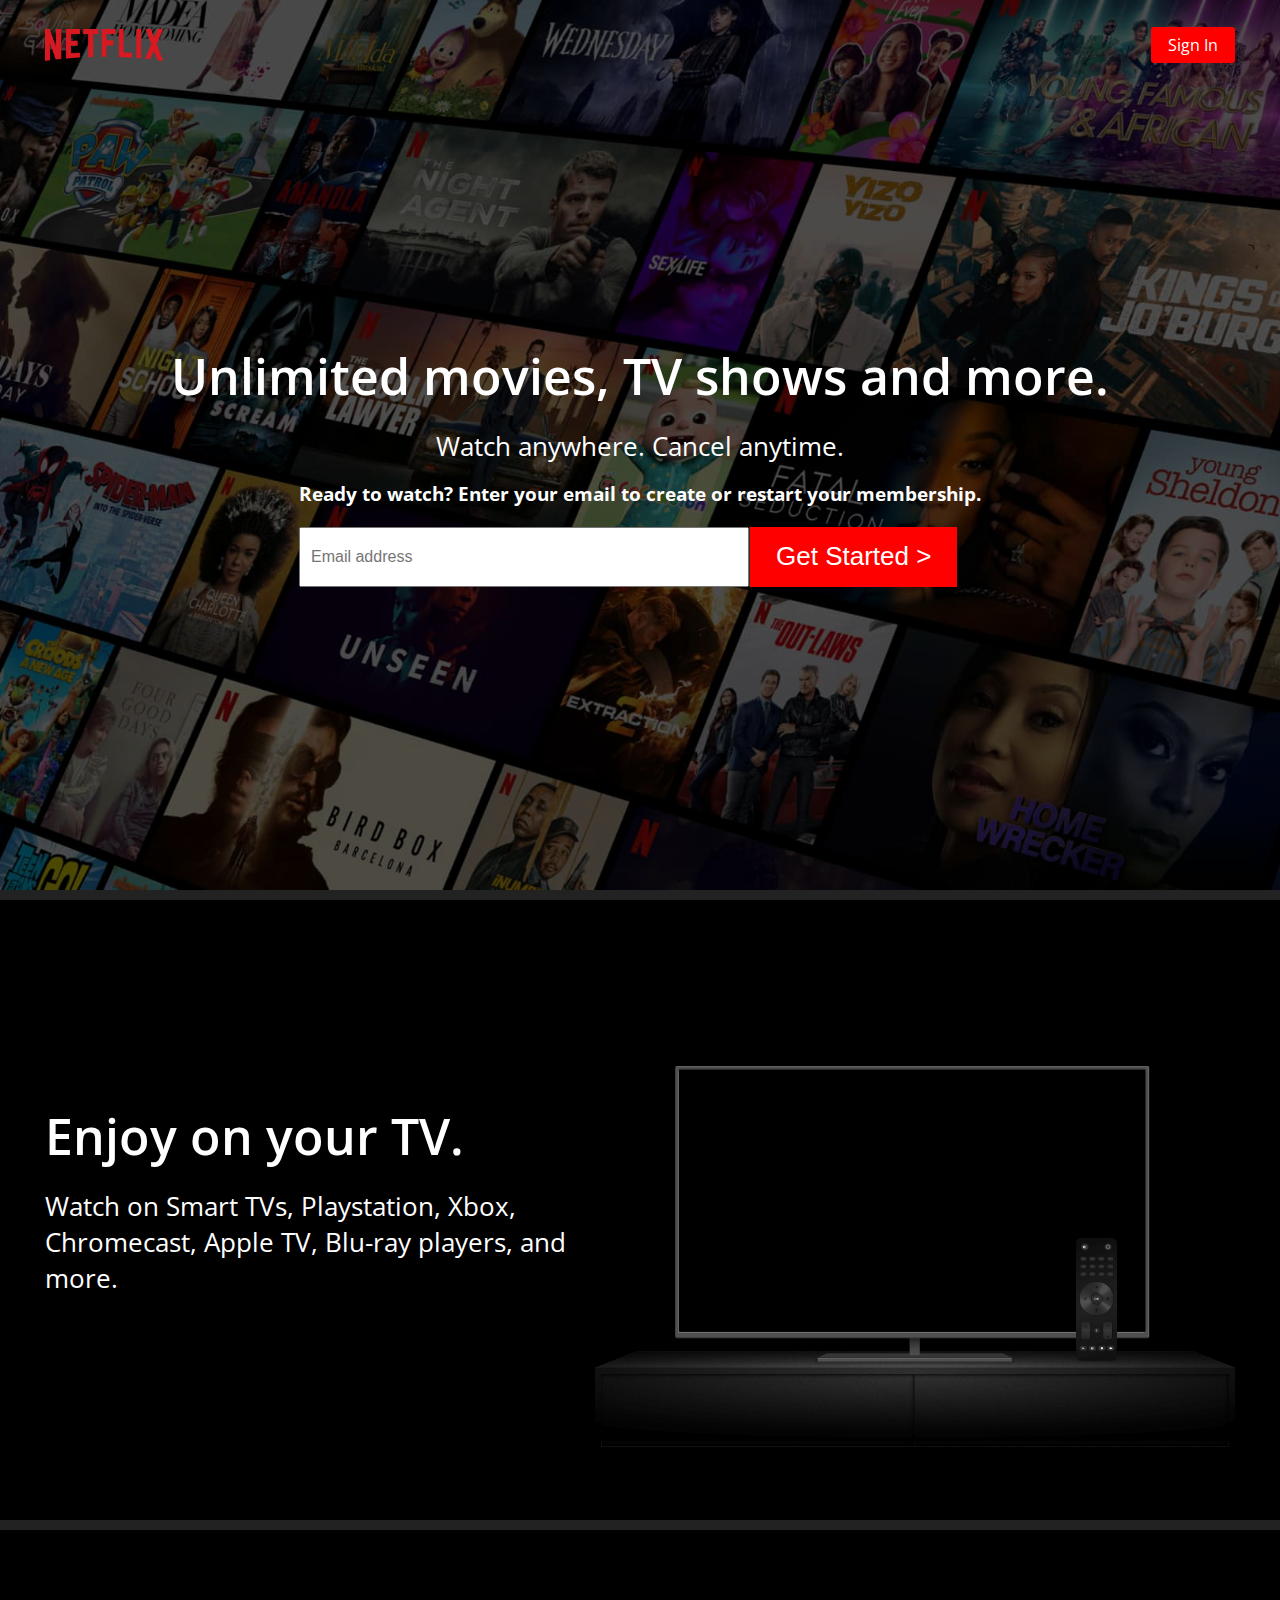
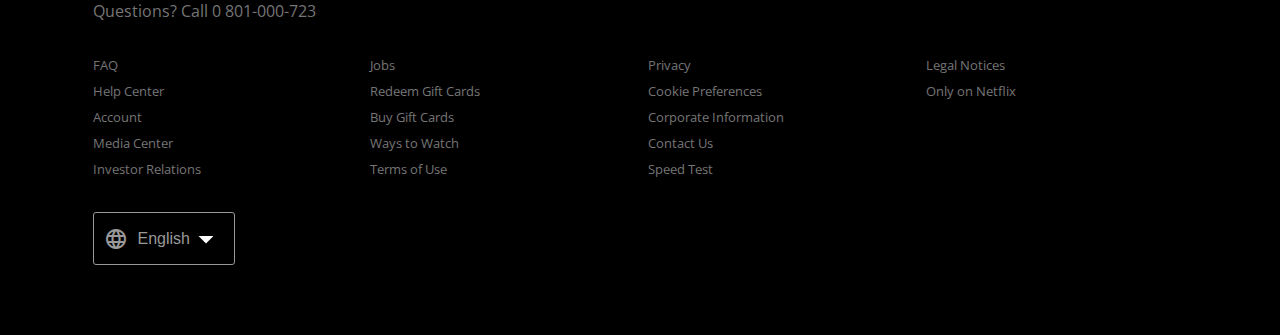
<file: index.html>
<!DOCTYPE html>
<html lang="en">
<head>
    <meta charset="UTF-8">
    <meta name="viewport" content="width=device-width, initial-scale=1.0">

    <title>Netflix South Africa - Watch TV</title>

    <link href="https://fonts.googleapis.com/icon?family=Material+Icons" rel="stylesheet">
    <link rel="icon" href="./assets/favicon.png">        
    <link rel="stylesheet" href="style.css">
    <link rel="stylesheet" href="responsive.css">
    

</head>
<body>

    <div class="banner-wrap">
        <div class="overlay">

        </div>

        <div class="nav-bar">
            <img src="./assets/netflix-logo (1).png" alt="Netflix background">
            <a href="https://www.netflix.com/za/login" target="_blank">Sign In</a> 
        </div>
            
    

        <div class="banner-container">
            <h1 class="card-title">Unlimited movies, TV shows and more.</h1>
            <h2 class="card-subtitle">Watch anywhere. Cancel anytime.</h2>
            <form>
                <h3 class="email-form-title">Ready to watch? Enter your email to create or restart your membership.</h3>
                <div class="get-started-form">
                    <input type="text" placeholder="Email address">
                    <button>Get Started > </button>
                </div>
                
            </form>
        </div>
        
        
    </div>

    <div class="info-container">
        
        <div class="info">
            <h1 class="card-title">Enjoy on your TV.</h1>   
            <p class="card-subtitle">Watch on Smart TVs, Playstation, Xbox, Chromecast, Apple TV, 
                Blu-ray players, 
                and more.
            </p>

        </div>
        <div class="tv-container">
            
            <img src="./assets/tv.png" alt="Tv image">
            <video autoplay playsinline muted loop>
                <source src="https://assets.nflxext.com/ffe/siteui/acquisition/ourStory/fuji/desktop/video-tv-0819.m4v"
                type="video/mp4">
            </video>

        </div>

       
    </div>

    <div class="footer">
        
        <div class="footer-items">

            <div class="footer-top">
                <a href="" class="questions-title"> Questions? Call  0 801-000-723 </a>
            </div>
            
            <ul class="footer-links">

                <li>FAQ</li>
                <li>Help Center</li>
                <li>Account</li>
                <li>Media Center</li>
                <li>Investor Relations</li>
                <li>Jobs</li>
                <li>Redeem Gift Cards</li>
                <li>Buy Gift Cards</li>
                <li>Ways to Watch</li>
                <li>Terms of Use</li>
                <li>Privacy</li>
                <li>Cookie Preferences</li>
                <li>Corporate Information</li>
                <li>Contact Us</li>
                <li>Speed Test</li>
                <li>Legal Notices</li>
                <li>Only on Netflix</li>
            </ul>

            <div class="language">        
                    <i class="material-icons">language</i>
                    <select name="languages" id="languages">
                        <option value="English">English</option>
                        <option value="Zulu">Zulu</option>   
                    </select>
            </div> 
        </div>     

    </div>
    
    
</body>
</html>
</file>
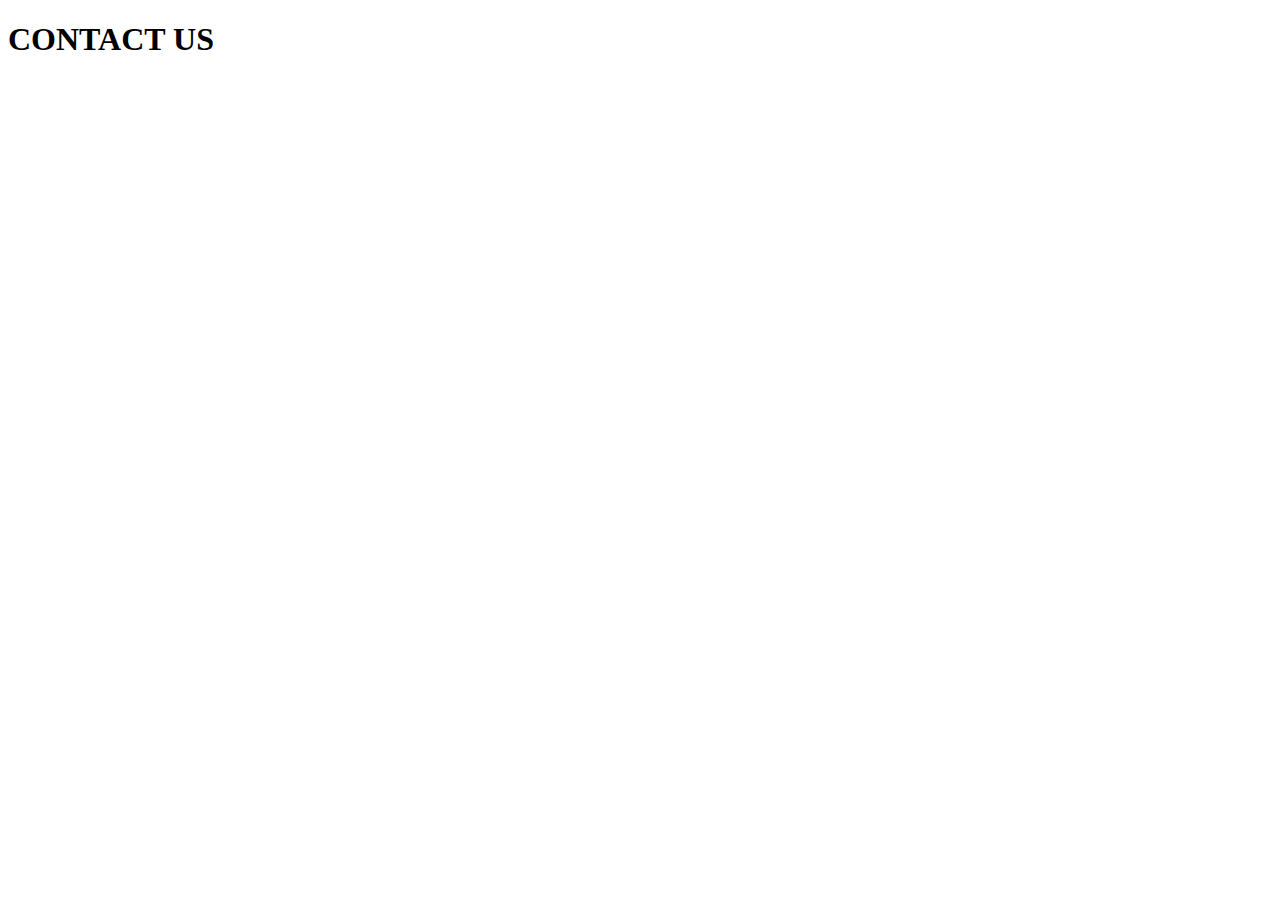
<file: contact-us/contact-us.html>
<!DOCTYPE html>
<html lang="en">
<head>
    <meta charset="UTF-8">
    <meta name="viewport" content="width=device-width, initial-scale=1.0">
    <title>Netflix | Contact Us</title>
</head>
<body>
    <h1>CONTACT US</h1>
    
</body>
</html>
</file>
<file: style.css>
@import url('https://fonts.googleapis.com/css2?family=Open+Sans:ital,wght@0,300;0,400;0,500;0,700;1,300;1,400;1,500;1,600&display=swap');

* {
    box-sizing: border-box;
    margin:0px;
    font-size: 16px;
}

body {
    font-family: 'Open Sans', sans-serif;
}
/* FONTS */
.card-title {
    font-size: 3.125rem;
    margin-bottom: 0.5rem;
    line-height: 1.1;
    font-weight: 600;
}

.email-form-title {
    font-size: 1.2rem;
    font-weight: 20px;
    padding-bottom: 20px;
}

.card-subtitle {
    font-size: 1.625rem;
    font-weight: 400;
    margin: 1rem 0;
}

.get-started-form {
    height: 60px;
    display: flex;
}

.get-started-form input {
    height: 100%;
    width: 450px;
    padding-left: 10px;
   
}

.get-started-form button {
    background-color: red;
    color: white;
    height: 100%;
    font-size: 1.625rem;
    border: none;
    min-height: 60px;
    padding: 0 26px;
    border-left: 1px solid #333;
    
}
.nav-bar {
    height: 20%;
    display: flex;
    align-items: center;
    justify-content: space-between;
    height: 45px;
    margin: 0px 45px;
    padding-top: 45px;
}

/* BANNER WRAP SECTION */

.banner-wrap {
    background-image: url(./assets/bgimage.jpg);
    background-size: cover;
    background-repeat: no-repeat;
    background-position: center;
    height: 100vh;
    border-bottom: 10px solid#222222;
    position: relative; 
    z-index: 1;  
}

.overlay {
    height: 100%;
    width: 100%;
    background-color: black;
    position: absolute;
    top: 0;
    opacity: 60%;
    z-index: -1;
}

.banner-container {
    color: white;
    display: flex;
    flex-direction: column;
    align-items: center;
    height: calc(100% - 45px);
    justify-content: center;
}

.nav-bar > img {
    height: 32px;
   
}

.nav-bar > a {
    padding: 7px 17px;
    color: white;
    background-color: red;
    text-decoration: none;
    border-radius: 3px;
}

.info {
    display: flex;
    flex-direction: column;
    justify-content: center;

}

.info-container {
    background: black;
    color: white;
    display: flex;
    padding: 70px 45px;
    border-bottom: 10px solid#222222;
}

.tv-container {
    position: relative;
    display: flex;
    justify-content: center;
    align-items: center;
}

.tv-container video {
    position:absolute;
    
}

.tv-container img {
    z-index: 1;
}
/* FOOTER STYLES */

.footer {
   background-color: black; 
}

.footer-items {
    margin: 0px 47.5px;
    padding: 70px 45px;

.footer-top {
    margin-bottom: 30px;
}

}

.questions-title {
    text-decoration: none;
}

.footer ul li, .questions-title {
    color: #757575;
}

.footer-links li {
    font-size: 13px;
    line-height: 2.0;
}



.footer ul li:hover, .questions-title:hover {
    
   text-decoration: underline;
   cursor: pointer;
}

.footer-links {
    list-style-type: none;
    columns: 4;
    padding: 0;

}

.language {
    height: 53px;
    width: 142px;
    color: #999;
    display: flex ;
    align-items: center;
    justify-content: flex-start;
    border: 1px solid #999;
    padding: 0 10px;
    margin-top: 30px;
    border-radius: 3px;
}

.language select {
    padding: 10px;
    width: 100%;
    border: none;
    appearance: none;
    background: black;
    color: #999;
    background: url(./assets/baseline_arrow_drop_down_white_18dp.png) no-repeat 100%;
}
</file>
<file: responsive.css>
@media (max-width: 768px) and (min-width: 480px) {



.card-subtitle {
    font-size: 1.2rem;
    font-weight: 400;
    margin: 1rem 0;
} 

.info-container {
    display: flex;
    flex-direction: column;

}

.info {
    text-align: center;
}


}
</file>
